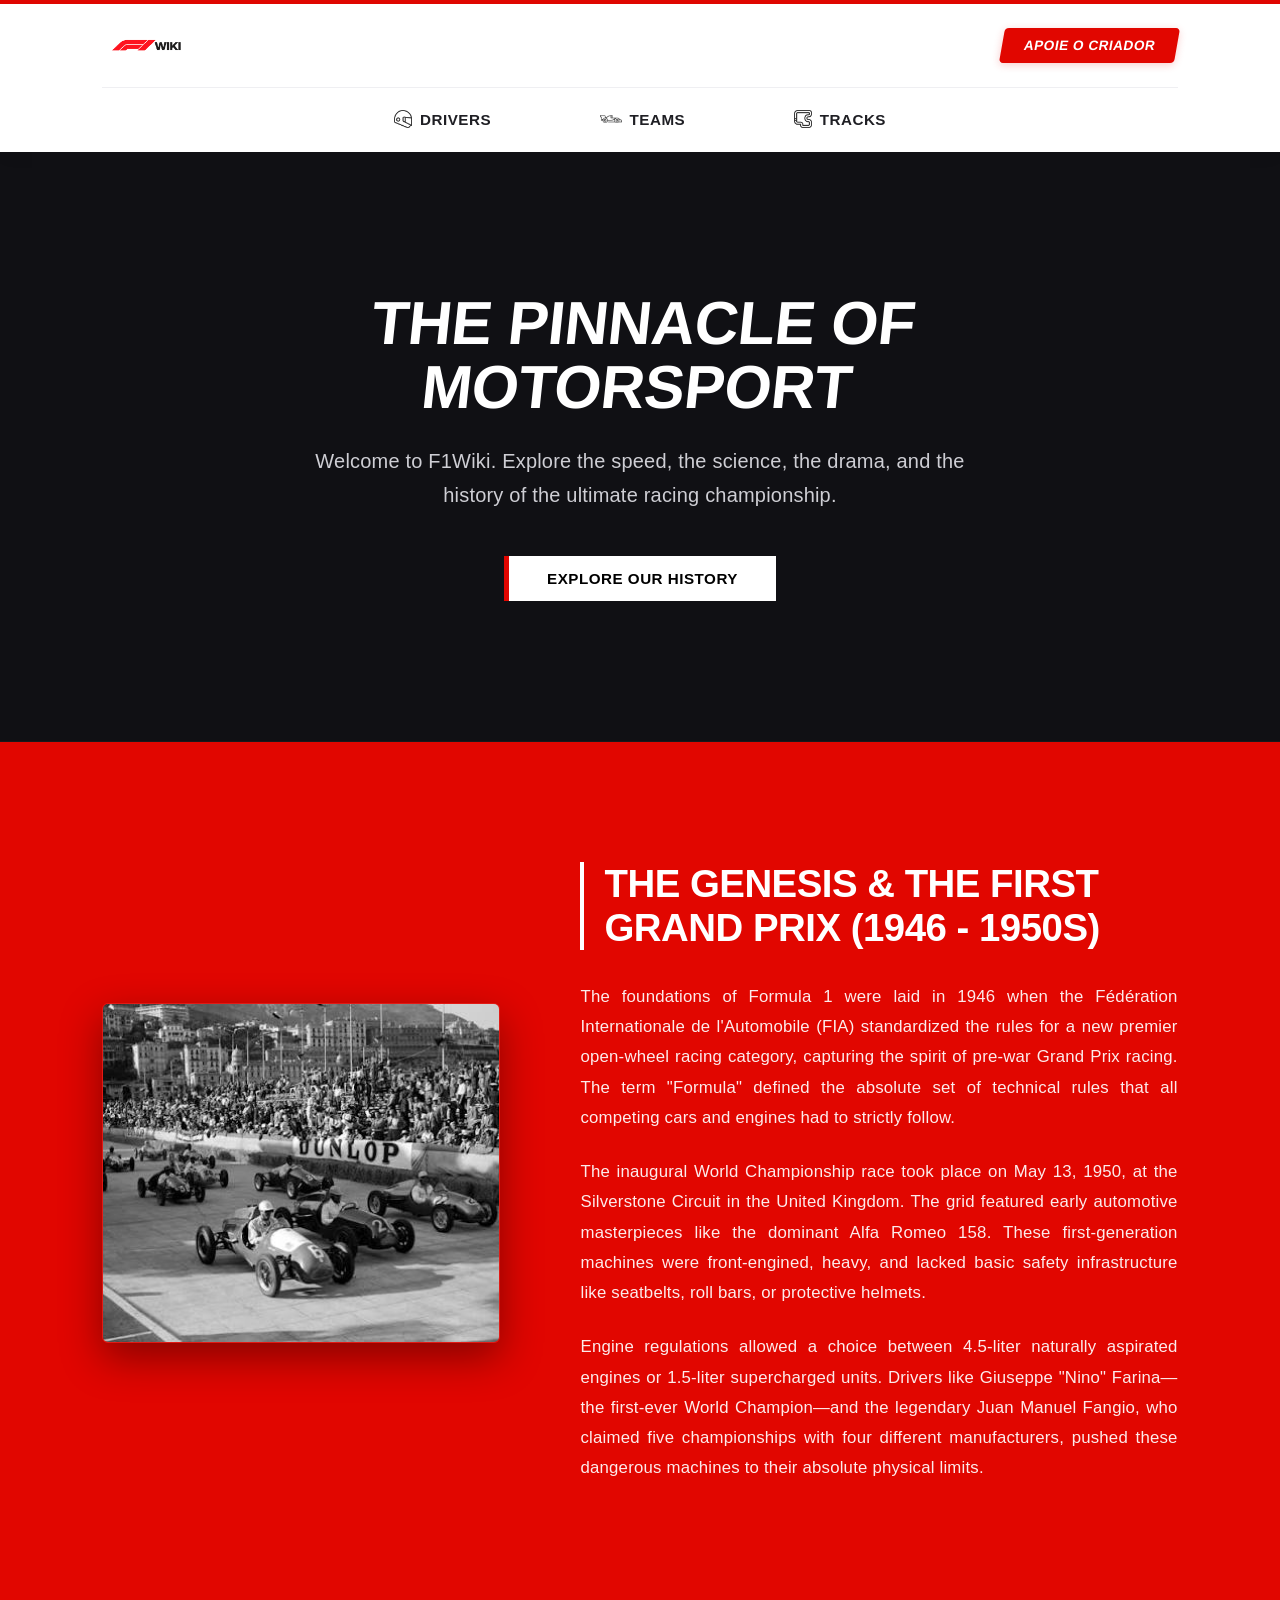
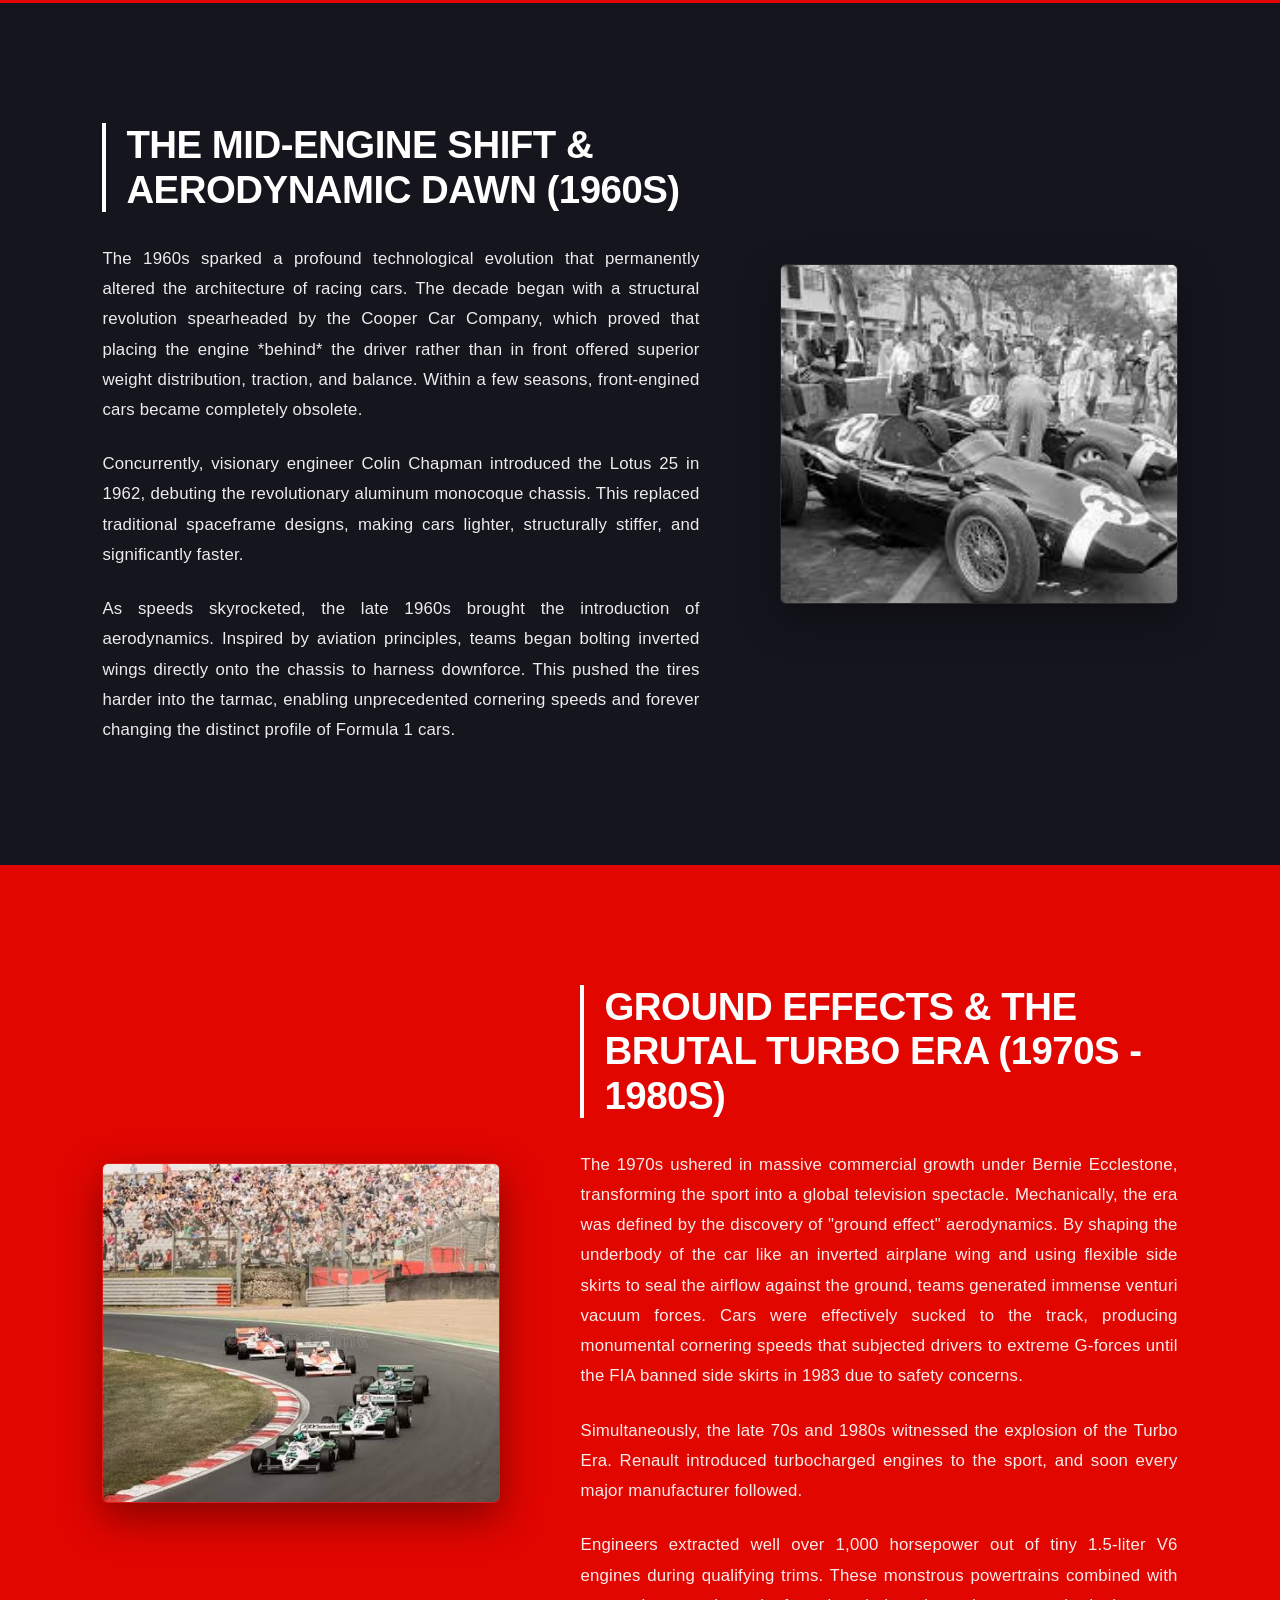
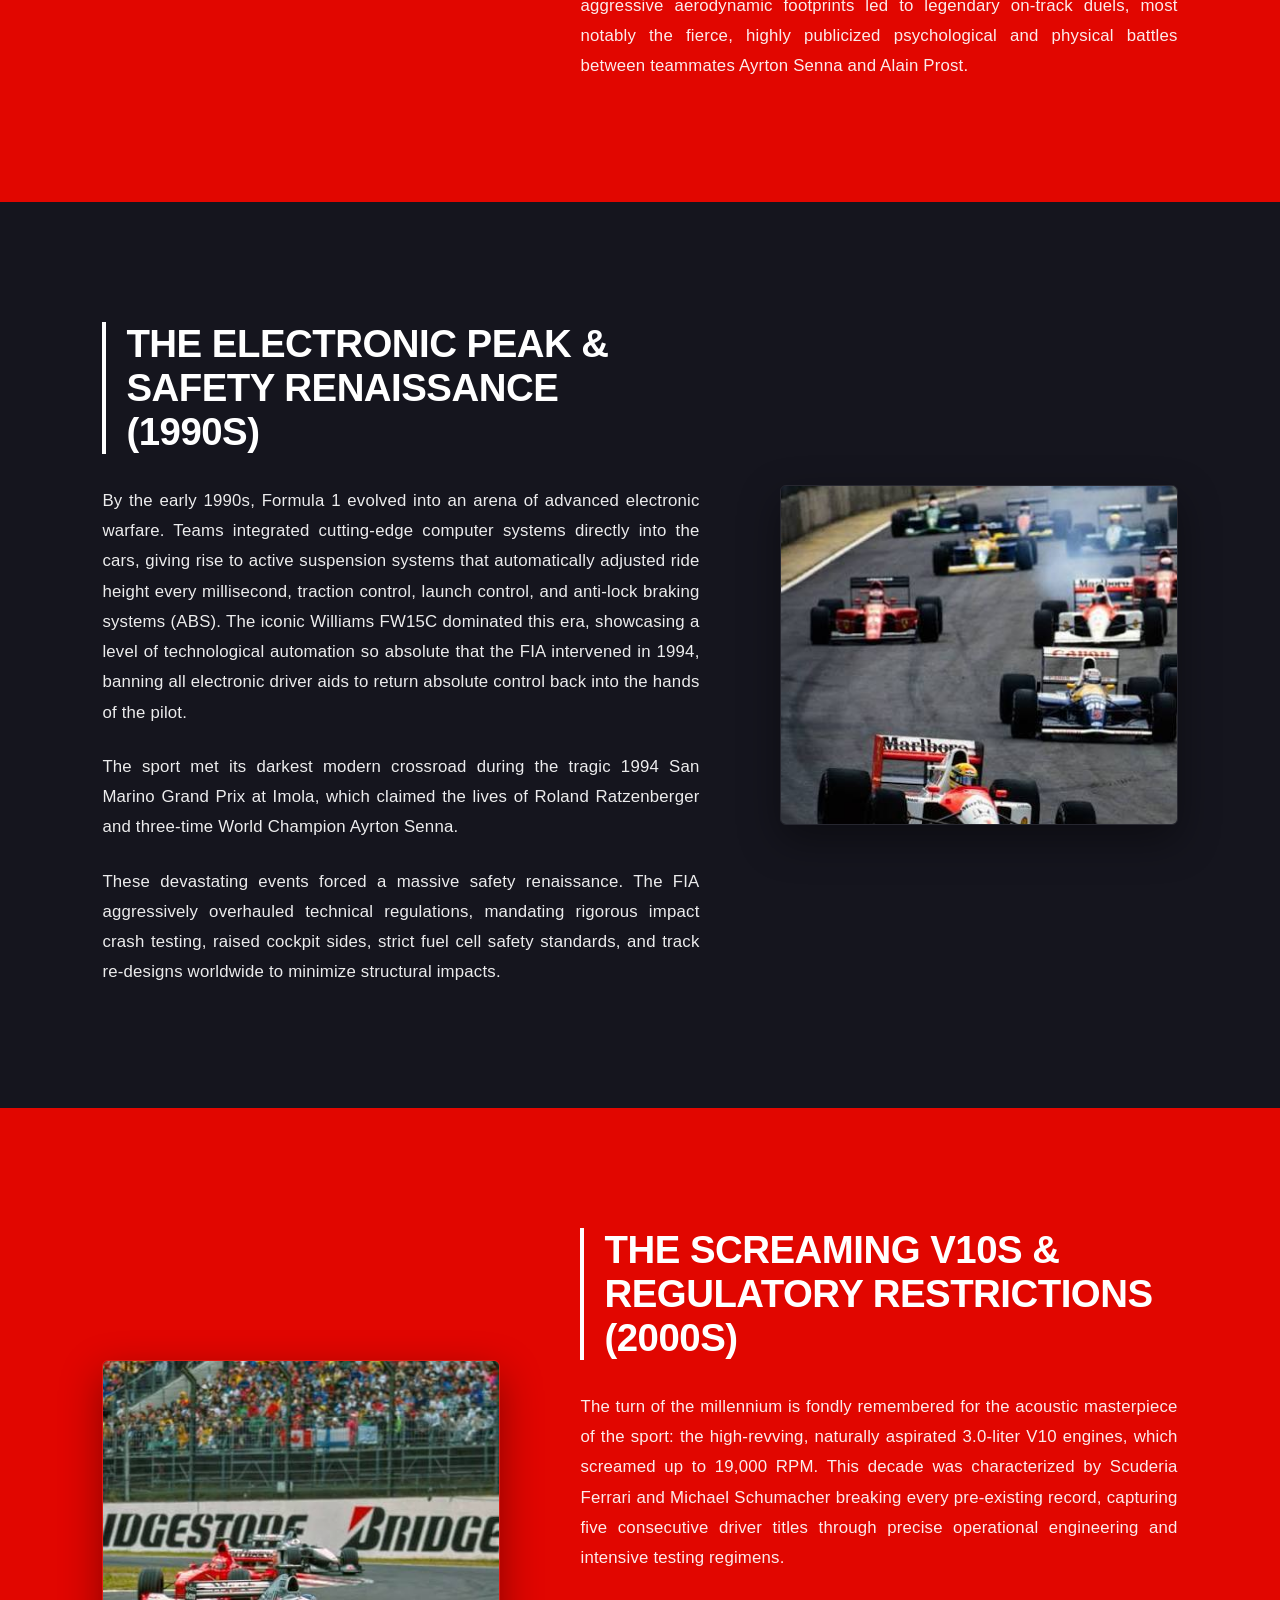
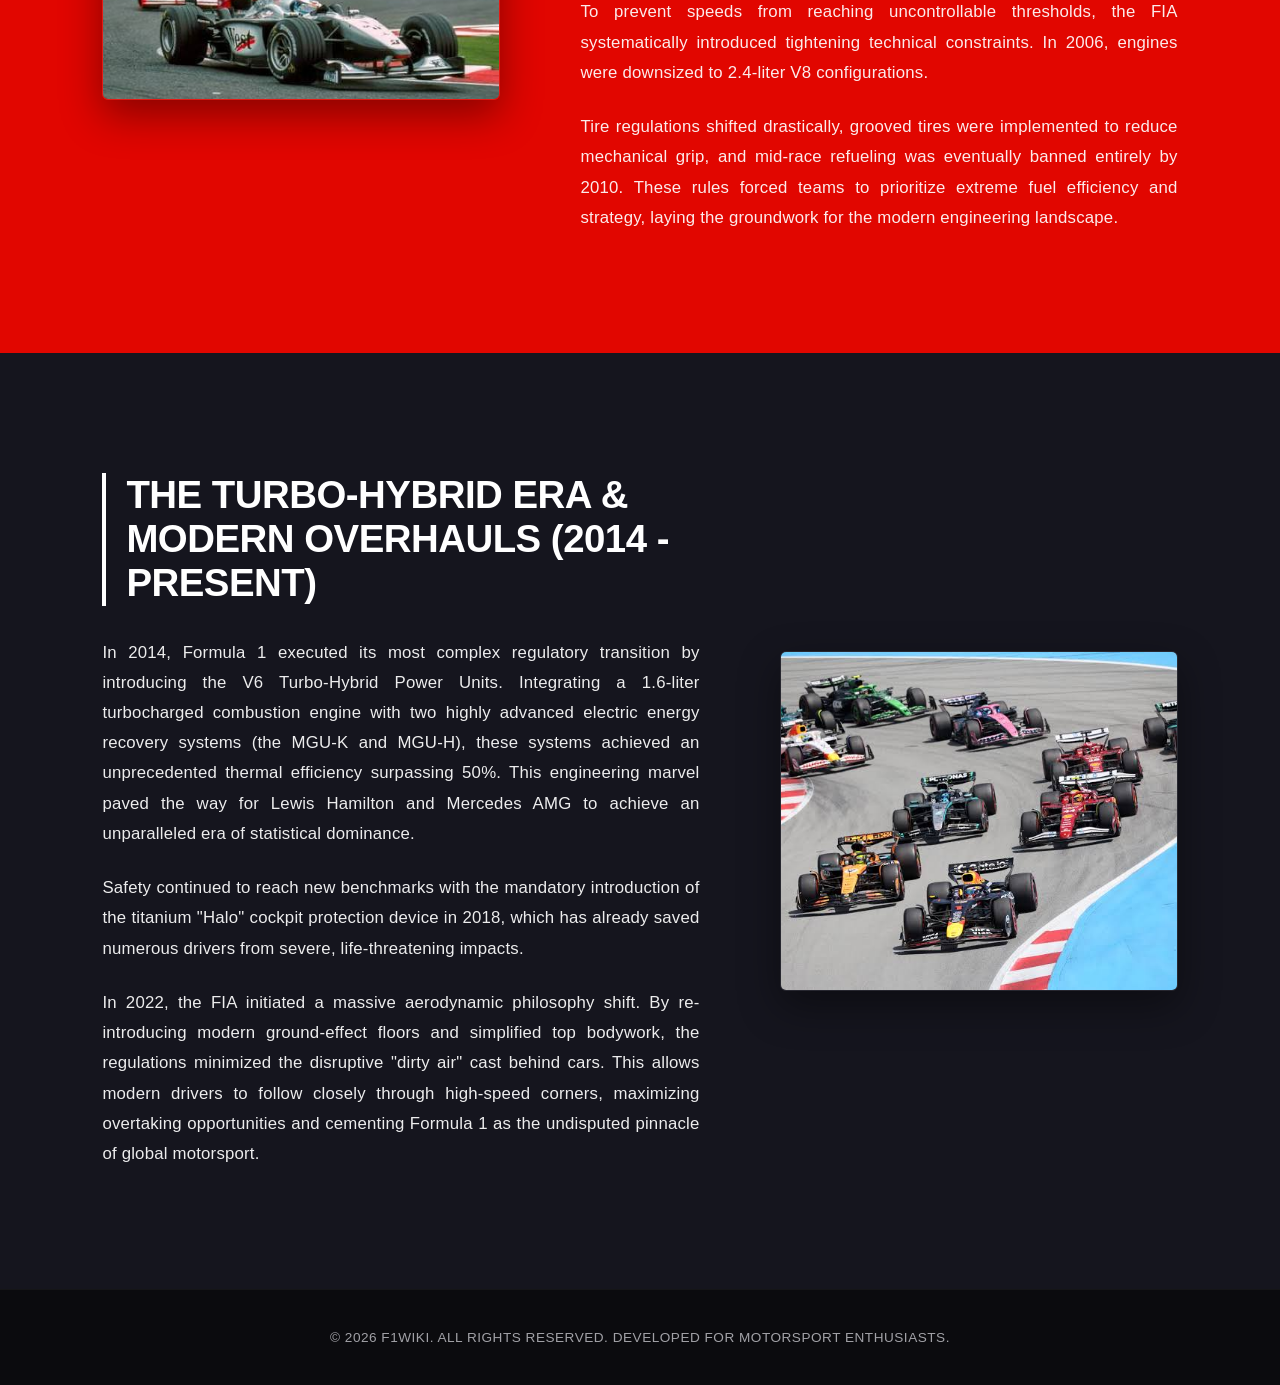
<file: HTML/index.html>
<!doctype html>
<html lang="en">
  <head>
    <meta charset="UTF-8" />
    <meta name="viewport" content="width=device-width, initial-scale=1.0" />
    <title>F1Wiki - The Pinnacle of Motorsport</title>
    <link rel="stylesheet" href="/CSS/style.css" />
  </head>
  <body>
    <!-- Top Racing Line Accent -->
    <div class="top-racing-bar"></div>

    <header>
      <div class="header-utility-row">
        <img class="f1wikilogo" src="/Fotos/LogoF1Wiki.png" alt="Logo F1 Wiki" />
        <a href="#" target="_blank" class="donate-btn">
           Apoie o Criador
        </a>
      </div>
      <nav>
        <ul class="ul_nav">
          <li class="li_ul_nav">
            <img class="img_li_ul_nav" src="/Fotos/capacete.png" alt="" />
            <a class="a_li_ul_nav" href="drivers.html">Drivers</a>
          </li>
          <li class="li_ul_nav">
            <img id="tosmall" class="img_li_ul_nav" src="/Fotos/f1.png" alt="" />
            <a class="a_li_ul_nav" href="teams.html">Teams</a>
          </li>
          <li class="li_ul_nav">
            <img class="img_li_ul_nav" src="/Fotos/track.png" alt="" />
            <a class="a_li_ul_nav" href="tracks.html">Tracks</a>
          </li>
        </ul>
      </nav>
    </header>

    <main class="home-main">
      <!-- Premium Hero Section -->
      <section class="hero-section">
        <div class="hero-content">
          <h1>The Pinnacle of Motorsport</h1>
          <p>Welcome to F1Wiki. Explore the speed, the science, the drama, and the history of the ultimate racing championship.</p>
          <a href="#genesis" class="cta-btn">Explore Our History</a>
        </div>
      </section>

      <!-- Section 1: Red Background (Image Left, Text Right) -->
      <section id="genesis" class="history-block red-bg">
        <div class="block-container">
          <div class="block-image">
            <img src="/Fotos/f11950.jpg" alt="Vintage Formula 1 Car" />
          </div>
          <div class="block-text">
            <h2>The Genesis & The First Grand Prix (1946 - 1950s)</h2>
            <p>
              The foundations of Formula 1 were laid in 1946 when the Fédération Internationale de l'Automobile (FIA) standardized the rules for a new premier open-wheel racing category, capturing the spirit of pre-war Grand Prix racing. The term "Formula" defined the absolute set of technical rules that all competing cars and engines had to strictly follow. 
            </p>
            <p>
              The inaugural World Championship race took place on May 13, 1950, at the Silverstone Circuit in the United Kingdom. The grid featured early automotive masterpieces like the dominant Alfa Romeo 158. These first-generation machines were front-engined, heavy, and lacked basic safety infrastructure like seatbelts, roll bars, or protective helmets. 
            </p>
            <p>
              Engine regulations allowed a choice between 4.5-liter naturally aspirated engines or 1.5-liter supercharged units. Drivers like Giuseppe "Nino" Farina—the first-ever World Champion—and the legendary Juan Manuel Fangio, who claimed five championships with four different manufacturers, pushed these dangerous machines to their absolute physical limits.
            </p>
          </div>
        </div>
      </section>

      <!-- Section 2: Black Background (Text Left, Image Right) -->
      <section class="history-block black-bg">
        <div class="block-container">
          <div class="block-text">
            <h2>The Mid-Engine Shift & Aerodynamic Dawn (1960s)</h2>
            <p>
              The 1960s sparked a profound technological evolution that permanently altered the architecture of racing cars. The decade began with a structural revolution spearheaded by the Cooper Car Company, which proved that placing the engine *behind* the driver rather than in front offered superior weight distribution, traction, and balance. Within a few seasons, front-engined cars became completely obsolete.
            </p>
            <p>
              Concurrently, visionary engineer Colin Chapman introduced the Lotus 25 in 1962, debuting the revolutionary aluminum monocoque chassis. This replaced traditional spaceframe designs, making cars lighter, structurally stiffer, and significantly faster. 
            </p>
            <p>
              As speeds skyrocketed, the late 1960s brought the introduction of aerodynamics. Inspired by aviation principles, teams began bolting inverted wings directly onto the chassis to harness downforce. This pushed the tires harder into the tarmac, enabling unprecedented cornering speeds and forever changing the distinct profile of Formula 1 cars.
            </p>
          </div>
          <div class="block-image">
            <img src="/Fotos/f11960.jpg" alt="1960s Rear Engine F1 Car" />
          </div>
        </div>
      </section>

      <!-- Section 3: Red Background (Image Left, Text Right) -->
      <section class="history-block red-bg">
        <div class="block-container">
          <div class="block-image">
            <img src="/Fotos/f1197080.jpg" alt="Classic Ground Effect F1 Car" />
          </div>
          <div class="block-text">
            <h2>Ground Effects & The Brutal Turbo Era (1970s - 1980s)</h2>
            <p>
              The 1970s ushered in massive commercial growth under Bernie Ecclestone, transforming the sport into a global television spectacle. Mechanically, the era was defined by the discovery of "ground effect" aerodynamics. By shaping the underbody of the car like an inverted airplane wing and using flexible side skirts to seal the airflow against the ground, teams generated immense venturi vacuum forces. Cars were effectively sucked to the track, producing monumental cornering speeds that subjected drivers to extreme G-forces until the FIA banned side skirts in 1983 due to safety concerns.
            </p>
            <p>
              Simultaneously, the late 70s and 1980s witnessed the explosion of the Turbo Era. Renault introduced turbocharged engines to the sport, and soon every major manufacturer followed. 
            </p>
            <p>
              Engineers extracted well over 1,000 horsepower out of tiny 1.5-liter V6 engines during qualifying trims. These monstrous powertrains combined with aggressive aerodynamic footprints led to legendary on-track duels, most notably the fierce, highly publicized psychological and physical battles between teammates Ayrton Senna and Alain Prost.
            </p>
          </div>
        </div>
      </section>

      <!-- Section 4: Black Background (Text Left, Image Right) -->
      <section class="history-block black-bg">
        <div class="block-container">
          <div class="block-text">
            <h2>The Electronic Peak & Safety Renaissance (1990s)</h2>
            <p>
              By the early 1990s, Formula 1 evolved into an arena of advanced electronic warfare. Teams integrated cutting-edge computer systems directly into the cars, giving rise to active suspension systems that automatically adjusted ride height every millisecond, traction control, launch control, and anti-lock braking systems (ABS). The iconic Williams FW15C dominated this era, showcasing a level of technological automation so absolute that the FIA intervened in 1994, banning all electronic driver aids to return absolute control back into the hands of the pilot.
            </p>
            <p>
              The sport met its darkest modern crossroad during the tragic 1994 San Marino Grand Prix at Imola, which claimed the lives of Roland Ratzenberger and three-time World Champion Ayrton Senna. 
            </p>
            <p>
              These devastating events forced a massive safety renaissance. The FIA aggressively overhauled technical regulations, mandating rigorous impact crash testing, raised cockpit sides, strict fuel cell safety standards, and track re-designs worldwide to minimize structural impacts.
            </p>
          </div>
          <div class="block-image">
            <img src="/Fotos/f11990.jpg" alt="1990s Formula 1 Era" />
          </div>
        </div>
      </section>

      <!-- Section 5: Red Background (Image Left, Text Right) -->
      <section class="history-block red-bg">
        <div class="block-container">
          <div class="block-image">
            <img src="/Fotos/f12000.jpg" alt="High Screaming V10 Engine Era" />
          </div>
          <div class="block-text">
            <h2>The Screaming V10s & Regulatory Restrictions (2000s)</h2>
            <p>
              The turn of the millennium is fondly remembered for the acoustic masterpiece of the sport: the high-revving, naturally aspirated 3.0-liter V10 engines, which screamed up to 19,000 RPM. This decade was characterized by Scuderia Ferrari and Michael Schumacher breaking every pre-existing record, capturing five consecutive driver titles through precise operational engineering and intensive testing regimens.
            </p>
            <p>
              To prevent speeds from reaching uncontrollable thresholds, the FIA systematically introduced tightening technical constraints. In 2006, engines were downsized to 2.4-liter V8 configurations. 
            </p>
            <p>
              Tire regulations shifted drastically, grooved tires were implemented to reduce mechanical grip, and mid-race refueling was eventually banned entirely by 2010. These rules forced teams to prioritize extreme fuel efficiency and strategy, laying the groundwork for the modern engineering landscape.
            </p>
          </div>
        </div>
      </section>

      <!-- Section 6: Black Background (Text Left, Image Right) -->
      <section class="history-block black-bg">
        <div class="block-container">
          <div class="block-text">
            <h2>The Turbo-Hybrid Era & Modern Overhauls (2014 - Present)</h2>
            <p>
              In 2014, Formula 1 executed its most complex regulatory transition by introducing the V6 Turbo-Hybrid Power Units. Integrating a 1.6-liter turbocharged combustion engine with two highly advanced electric energy recovery systems (the MGU-K and MGU-H), these systems achieved an unprecedented thermal efficiency surpassing 50%. This engineering marvel paved the way for Lewis Hamilton and Mercedes AMG to achieve an unparalleled era of statistical dominance.
            </p>
            <p>
              Safety continued to reach new benchmarks with the mandatory introduction of the titanium "Halo" cockpit protection device in 2018, which has already saved numerous drivers from severe, life-threatening impacts. 
            </p>
            <p>
              In 2022, the FIA initiated a massive aerodynamic philosophy shift. By re-introducing modern ground-effect floors and simplified top bodywork, the regulations minimized the disruptive "dirty air" cast behind cars. This allows modern drivers to follow closely through high-speed corners, maximizing overtaking opportunities and cementing Formula 1 as the undisputed pinnacle of global motorsport.
            </p>
          </div>
          <div class="block-image">
            <img src="/Fotos/f1atual.jpg" alt="Modern Hybrid Ground Effect F1 Car" />
          </div>
        </div>
      </section>
    </main>

    <footer>
      <p>&copy; 2026 F1Wiki. All rights reserved. Developed for motorsport enthusiasts.</p>
    </footer>

    <script src="/JS/script.js"></script>
  </body>
</html>
</file>
<file: CSS/style.css>
/* --- Global Resets & Premium Typography --- */
* {
  padding: 0;
  margin: 0;
  box-sizing: border-box;
}

html {
  scroll-behavior: smooth;
}

:root {
  --f1-red: #e10600;
  --f1-dark-red: #b80000;
  --f1-black: #15151e;
  --f1-pure-black: #0b0b0e;
  --hero-bg: #101014;
  --text-light: #ffffff;
  --text-dimmed: #a1a1a6;
  --border-subtle: #efeff2;
  --font-family: '-apple-system', BlinkMacSystemFont, 'Segoe UI', Roboto, Helvetica, Arial, sans-serif;
}

body {
  min-height: 100vh;
  font-family: var(--font-family);
  background-color: var(--f1-pure-black);
  display: flex;
  flex-direction: column;
  letter-spacing: 0.2px;
}

/* --- Premium Header Architecture --- */
.top-racing-bar {
  height: 4px;
  width: 100%;
  background-color: var(--f1-red);
}

header {
  display: flex;
  flex-direction: column;
  background-color: var(--text-light);
  padding: 24px 8% 16px 8%;
  box-shadow: 0 4px 20px rgba(0, 0, 0, 0.03);
  position: relative;
  z-index: 100;
}

.header-utility-row {
  display: flex;
  justify-content: space-between;
  align-items: center;
  width: 100%;
  margin-bottom: 24px;
}

.f1wikilogo {
  height: 32px;
  width: auto;
  object-fit: contain;
}

/* Polished Navigation Structure */
nav {
  display: flex;
  justify-content: center;
  width: 100%;
  border-top: 1px solid var(--border-subtle);
  padding-top: 14px;
}

.ul_nav {
  width: 100%;
  max-width: 500px;
  display: flex;
  align-items: center;
  justify-content: space-between;
}

.li_ul_nav {
  list-style: none;
  display: flex;
  align-items: center;
  gap: 8px;
  position: relative;
  padding: 6px 4px;
}

.a_li_ul_nav {
  text-decoration: none;
  color: #1f1f24;
  font-weight: 700;
  font-size: 0.95rem;
  text-transform: uppercase;
  letter-spacing: 0.5px;
  transition: color 0.2s ease-in-out;
}

/* Modern Sliding Underline Animation */
.li_ul_nav::after {
  content: '';
  position: absolute;
  bottom: -2px;
  left: 0;
  width: 100%;
  height: 2px;
  background-color: var(--f1-red);
  transform: scaleX(0);
  transform-origin: right;
  transition: transform 0.25s ease-in-out;
}

.li_ul_nav:hover::after {
  transform: scaleX(1);
  transform-origin: left;
}

.li_ul_nav:hover .a_li_ul_nav {
  color: var(--f1-red);
}

.img_li_ul_nav {
  width: 18px;
  height: auto;
  opacity: 0.8;
  transition: opacity 0.2s ease, transform 0.2s ease;
}

.li_ul_nav:hover .img_li_ul_nav {
  opacity: 1;
  transform: translateY(-1px);
}

#tosmall {
  width: 22px;
}

/* Premium Action Buttons */
.donate-btn {
  padding: 10px 22px;
  background: var(--f1-red);
  color: var(--text-light);
  text-decoration: none;
  border-radius: 4px;
  font-weight: 700;
  font-size: 0.85rem;
  text-transform: uppercase;
  letter-spacing: 0.5px;
  transform: skewX(-10deg); /* Subtle F1 Theme Slant */
  transition: all 0.2s cubic-bezier(0.25, 0.8, 0.25, 1);
  box-shadow: 0 2px 8px rgba(225, 6, 0, 0.2);
}

.donate-btn > * {
  transform: skewX(10deg); /* Keeps internal text stable */
}

.donate-btn:hover {
  background: var(--f1-dark-red);
  box-shadow: 0 4px 16px rgba(225, 6, 0, 0.35);
  transform: skewX(-10deg) translateY(-1px);
}

/* --- Polished Hero Configuration --- */
.hero-section {
  background-color: var(--hero-bg);
  color: var(--text-light);
  padding: 140px 24px;
  text-align: center;
  display: flex;
  justify-content: center;
  align-items: center;
  border-bottom: 1px solid rgba(255, 255, 255, 0.03);
}

.hero-content {
  max-width: 800px;
  display: flex;
  flex-direction: column;
  align-items: center;
  gap: 24px;
}

.hero-content h1 {
  font-size: 3.8rem;
  font-weight: 900;
  text-transform: uppercase;
  letter-spacing: -0.5px;
  line-height: 1.05;
  transform: skewX(-6deg);
}

.hero-content p {
  font-size: 1.25rem;
  max-width: 680px;
  line-height: 1.7;
  color: #ceced4;
  font-weight: 300;
}

.cta-btn {
  margin-top: 20px;
  display: inline-block;
  padding: 14px 38px;
  background-color: var(--text-light);
  color: #000000;
  text-decoration: none;
  font-weight: 700;
  border-left: 5px solid var(--f1-red);
  font-size: 0.95rem;
  text-transform: uppercase;
  letter-spacing: 0.5px;
  transition: all 0.2s ease;
}

.cta-btn:hover {
  background-color: #f4f4f7;
  transform: translateX(4px);
}

/* --- Layout Architecture (Alternating Blocks) --- */
.home-main {
  flex: 1;
  display: flex;
  flex-direction: column;
}

.history-block {
  width: 100%;
  padding: 120px 8%; /* Increased structural spacing */
  display: flex;
  justify-content: center;
  align-items: center;
}

.block-container {
  max-width: 1200px;
  width: 100%;
  display: flex;
  align-items: center;
  justify-content: space-between;
  gap: 80px; /* Generous breathing room */
}

/* Red Background Variant */
.history-block.red-bg {
  background-color: var(--f1-red);
  color: var(--text-light);
}

/* Black Background Variant */
.history-block.black-bg {
  background-color: var(--f1-black);
  color: var(--text-light);
}

.block-text {
  flex: 1.2;
  display: flex;
  flex-direction: column;
  gap: 24px;
}

.block-text h2 {
  font-size: 2.4rem;
  font-weight: 900;
  text-transform: uppercase;
  letter-spacing: -0.5px;
  line-height: 1.15;
  border-left: 4px solid var(--text-light);
  padding-left: 20px;
  margin-bottom: 8px;
}

.block-text p {
  font-size: 1.05rem;
  line-height: 1.8; /* Optimal line height for readability */
  text-align: justify;
  opacity: 0.92;
  font-weight: 400;
}

.block-image {
  flex: 0.8;
  display: flex;
  justify-content: center;
  align-items: center;
}

.block-image img {
  width: 100%;
  max-width: 480px;
  height: 340px;
  object-fit: cover;
  border-radius: 6px;
  box-shadow: 0 15px 40px rgba(0, 0, 0, 0.4);
  border: 1px solid rgba(255, 255, 255, 0.08);
  transition: transform 0.4s cubic-bezier(0.16, 1, 0.3, 1);
}

.block-image img:hover {
  transform: scale(1.03) translateY(-2px);
}

/* --- Premium Footer --- */
footer {
  background-color: var(--f1-pure-black);
  color: var(--text-dimmed);
  text-align: center;
  padding: 40px 20px;
  font-size: 0.85rem;
  letter-spacing: 0.5px;
  text-transform: uppercase;
  border-top: 1px solid rgba(255, 255, 255, 0.04);
}

/* --- Responsive Layout Systems --- */
@media (max-width: 1024px) {
  .hero-content h1 {
    font-size: 3rem;
  }
  
  .block-container {
    gap: 40px;
  }
  
  .block-text h2 {
    font-size: 2rem;
  }
}

@media (max-width: 920px) {
  header {
    padding: 20px 5%;
  }

  .block-container {
    flex-direction: column !important;
    gap: 48px;
  }
  
  .history-block.black-bg .block-container {
    flex-direction: column-reverse !important;
  }

  .block-image {
    width: 100%;
  }

  .block-image img {
    max-width: 100%;
    height: 300px;
  }
  
  .history-block {
    padding: 80px 5%;
  }
}

@media (max-width: 576px) {
  .header-utility-row {
    flex-direction: column;
    gap: 16px;
    align-items: center;
  }

  .ul_nav {
    flex-direction: column;
    gap: 14px;
  }

  .hero-content h1 {
    font-size: 2.2rem;
  }

  .hero-content p {
    font-size: 1.05rem;
  }
}
</file>
